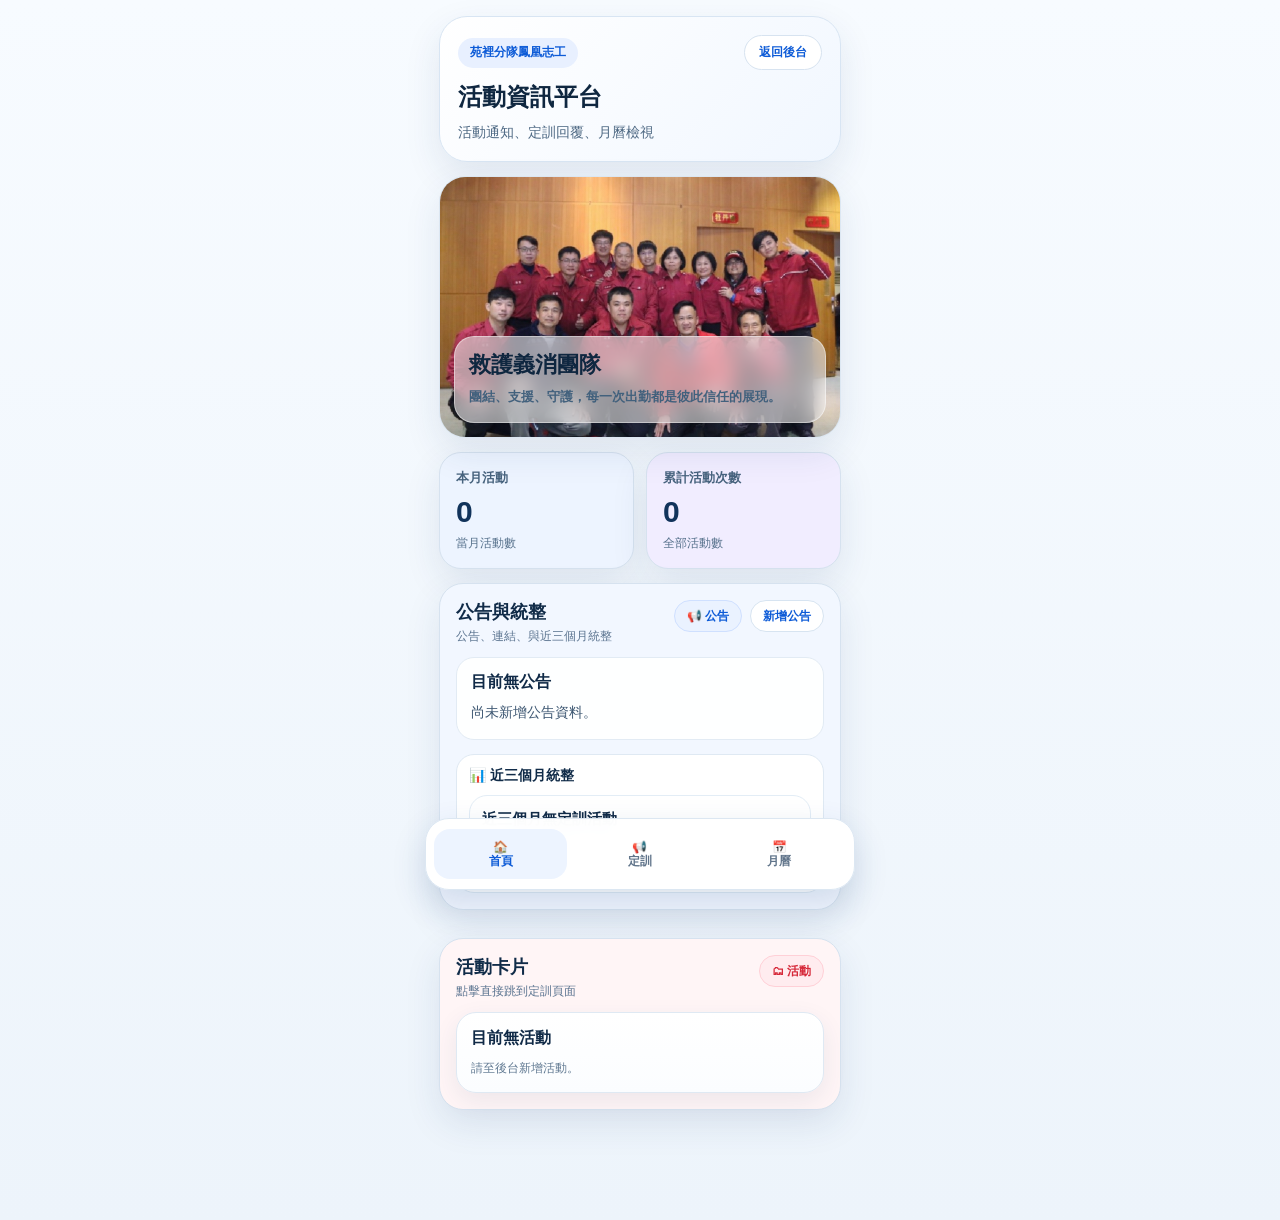
<file: index.html>
<!DOCTYPE html>
<html lang="zh-Hant">
<head>
  <meta charset="UTF-8">
  <meta name="viewport" content="width=device-width, initial-scale=1">
  <title>苑裡分隊鳳凰志工</title>
  <link rel="stylesheet" href="style.css">
</head>
<body>

<div class="app-shell">

  <header class="hero">
    <div class="hero-top">
      <div class="hero-badge">苑裡分隊鳳凰志工</div>
      <a class="hero-admin-btn" href="admin.html">返回後台</a>
    </div>
    <h1>活動資訊平台</h1>
    <p>活動通知、定訓回覆、月曆檢視</p>
  </header>

  <main>

    <section id="panel-home" class="panel active">
  <section id="bannerArea"></section>

  <div class="stats-grid stats-grid-2">
    <div class="stat-card tone-blue">
      <div class="stat-label">本月活動</div>
      <div class="stat-value" id="statEvents">0</div>
      <div class="stat-tip">當月活動數</div>
    </div>

    <div class="stat-card tone-purple">
      <div class="stat-label">累計活動次數</div>
      <div class="stat-value" id="statTotalEvents">0</div>
      <div class="stat-tip">全部活動數</div>
    </div>
  </div>

  <div class="home-dual-grid">
    <section class="card-block tone-section-blue">
      <div class="block-head">
        <div>
          <h2>公告與統整</h2>
          <p>公告、連結、與近三個月統整</p>
        </div>
        <div class="top-actions">
          <span class="tag tag-blue">📢 公告</span>
          <a class="mini-link-btn" href="admin.html">新增公告</a>
        </div>
      </div>

      <div id="noticeArea"></div>

      <div class="summary-panel">
        <div class="summary-panel-head">📊 近三個月統整</div>
        <div id="summaryArea"></div>
      </div>
    </section>

    <section class="card-block tone-section-red">
      <div class="block-head">
        <div>
          <h2>活動卡片</h2>
          <p>點擊直接跳到定訓頁面</p>
        </div>
        <span class="tag tag-red">🗂 活動</span>
      </div>

      <div id="homeEventList" class="mobile-card-list"></div>
    </section>
  </div>
</section>
    <section id="panel-training" class="panel">
      <section class="card-block tone-section-white">
        <div class="block-head">
          <div>
            <h2>定訓活動</h2>
            <p>可展開、名單點選回覆</p>
          </div>
          <div class="top-actions">
            <span class="tag tag-blue" id="trainingCount">0 場</span>
            <a class="mini-link-btn" href="admin.html">新增活動</a>
          </div>
        </div>

        <div id="trainingArea" class="training-mobile-list"></div>
      </section>
    </section>

    <section id="panel-calendar" class="panel">
      <section class="calendar-shell">
        <div class="calendar-hero-card">
          <div class="calendar-hero-top">
            <div class="calendar-hero-text">
              <div class="calendar-kicker">Activity Calendar</div>
              <h2>活動月曆</h2>
              <p id="calendarTitle">2026 / 03</p>
            </div>

            <div class="calendar-hero-actions">
              <button class="calendar-circle-btn" id="prevMonthBtn" type="button" aria-label="上月">‹</button>
              <button class="calendar-circle-btn" id="nextMonthBtn" type="button" aria-label="下月">›</button>
            </div>
          </div>

          <div class="calendar-hero-stats">
            <div class="calendar-mini-stat">
              <span class="calendar-mini-label">本月活動</span>
              <span class="calendar-mini-value" id="calendarMonthEventCount">0</span>
            </div>
            <div class="calendar-mini-stat">
              <span class="calendar-mini-label">本月定訓</span>
              <span class="calendar-mini-value" id="calendarMonthTrainingCount">0</span>
            </div>
          </div>
        </div>

        <div class="calendar-board-card">
          <div class="calendar-week-header">
            <div class="week-pill">日</div>
            <div class="week-pill">一</div>
            <div class="week-pill">二</div>
            <div class="week-pill">三</div>
            <div class="week-pill">四</div>
            <div class="week-pill">五</div>
            <div class="week-pill">六</div>
          </div>

          <div id="calendarArea" class="calendar-grid app-calendar-grid"></div>
        </div>
      </section>

      <section class="card-block tone-section-white calendar-list-block">
        <div class="block-head">
          <div>
            <h2>本月活動清單</h2>
            <p>依日期排列</p>
          </div>
          <span class="tag tag-blue">📅 月檢視</span>
        </div>
        <div id="monthList"></div>
      </section>
    </section>

  </main>
</div>

<nav class="bottom-nav">
  <button class="nav-btn active" data-panel="home">🏠<br>首頁</button>
  <button class="nav-btn" data-panel="training">📢<br>定訓</button>
  <button class="nav-btn" data-panel="calendar">📅<br>月曆</button>
</nav>

<script src="app.js"></script>
</body>
</html>
</file>
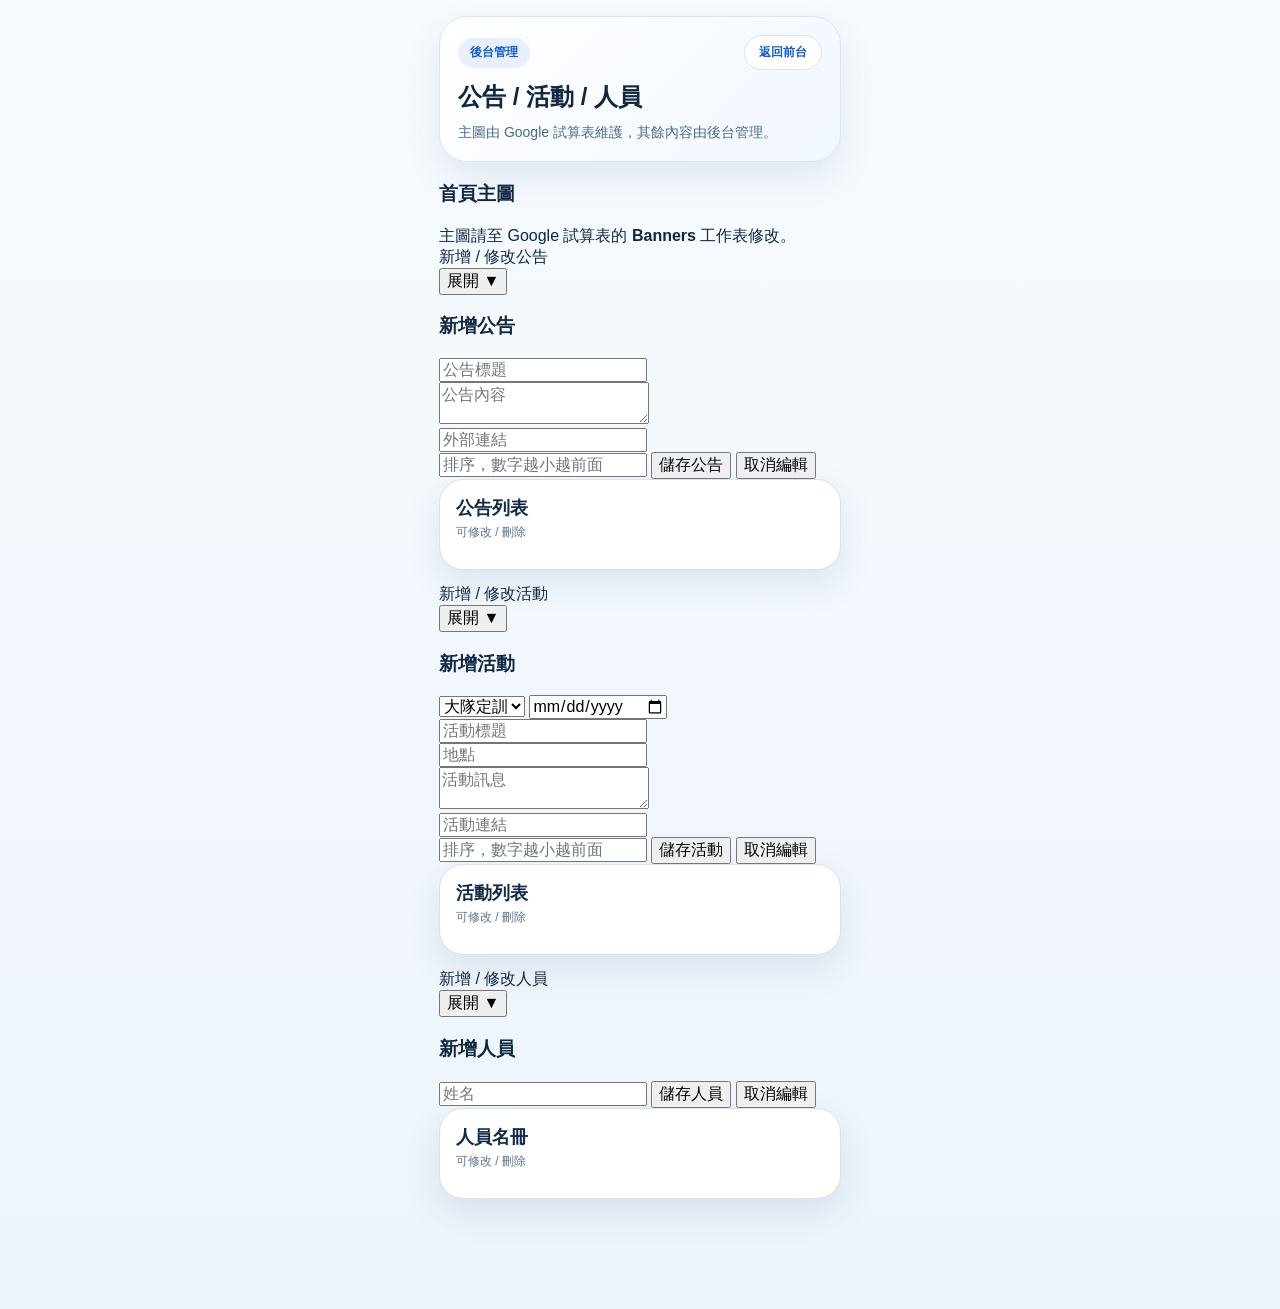
<file: admin.html>
<!DOCTYPE html>
<html lang="zh-Hant">
<head>
  <meta charset="UTF-8">
  <meta name="viewport" content="width=device-width, initial-scale=1">
  <title>救護義消活動平台｜後台管理</title>
  <link rel="stylesheet" href="style.css">
</head>
<body>

<div class="app-shell">

  <header class="hero">
    <div class="hero-top">
      <div class="hero-badge">後台管理</div>
      <a class="hero-admin-btn" href="index.html">返回前台</a>
    </div>
    <h1>公告 / 活動 / 人員</h1>
    <p>主圖由 Google 試算表維護，其餘內容由後台管理。</p>
  </header>

  <section class="form-card">
    <h3>首頁主圖</h3>
    <div class="sheet-tip">
      主圖請至 Google 試算表的 <b>Banners</b> 工作表修改。
    </div>
    <div id="bannerList"></div>
  </section>

  <section class="admin-collapse-card">
    <div class="admin-collapse-head">
      <div class="admin-collapse-title">新增 / 修改公告</div>
      <button class="admin-collapse-btn" type="button" data-collapse-target="noticeCollapseBody">展開 ▼</button>
    </div>

    <div class="admin-collapse-body" id="noticeCollapseBody">
      <div class="form-card" style="box-shadow:none;border:none;padding:0;margin:12px 0 0;">
        <h3 id="noticeFormTitle">新增公告</h3>
        <input type="hidden" id="noticeEditId">
        <input id="noticeTitle" class="input" placeholder="公告標題">
        <textarea id="noticeMessage" class="textarea" placeholder="公告內容"></textarea>
        <input id="noticeLink" class="input" placeholder="外部連結">
        <input id="noticeSort" class="input" type="number" placeholder="排序，數字越小越前面">
        <button class="primary-btn" type="button" id="saveNoticeBtn">儲存公告</button>
        <button class="secondary-btn" type="button" id="cancelNoticeBtn">取消編輯</button>
      </div>
    </div>
  </section>

  <section class="card-block tone-section-white">
    <div class="block-head">
      <div>
        <h2>公告列表</h2>
        <p>可修改 / 刪除</p>
      </div>
    </div>
    <div id="noticeList"></div>
  </section>

  <section class="admin-collapse-card">
    <div class="admin-collapse-head">
      <div class="admin-collapse-title">新增 / 修改活動</div>
      <button class="admin-collapse-btn" type="button" data-collapse-target="eventCollapseBody">展開 ▼</button>
    </div>

    <div class="admin-collapse-body" id="eventCollapseBody">
      <div class="form-card" style="box-shadow:none;border:none;padding:0;margin:12px 0 0;">
        <h3 id="eventFormTitle">新增活動</h3>
        <input type="hidden" id="eventEditId">
        <select id="eventType" class="select">
          <option value="大隊定訓">大隊定訓</option>
          <option value="分隊定訓">分隊定訓</option>
          <option value="公告活動">公告活動</option>
        </select>
        <input id="eventDate" class="input" type="date">
        <input id="eventTitle" class="input" placeholder="活動標題">
        <input id="eventLocation" class="input" placeholder="地點">
        <textarea id="eventMessage" class="textarea" placeholder="活動訊息"></textarea>
        <input id="eventLink" class="input" placeholder="活動連結">
        <input id="eventSort" class="input" type="number" placeholder="排序，數字越小越前面">
        <button class="primary-btn" type="button" id="saveEventBtn">儲存活動</button>
        <button class="secondary-btn" type="button" id="cancelEventBtn">取消編輯</button>
      </div>
    </div>
  </section>

  <section class="card-block tone-section-white">
    <div class="block-head">
      <div>
        <h2>活動列表</h2>
        <p>可修改 / 刪除</p>
      </div>
    </div>
    <div id="eventList"></div>
  </section>

  <section class="admin-collapse-card">
    <div class="admin-collapse-head">
      <div class="admin-collapse-title">新增 / 修改人員</div>
      <button class="admin-collapse-btn" type="button" data-collapse-target="memberCollapseBody">展開 ▼</button>
    </div>

    <div class="admin-collapse-body" id="memberCollapseBody">
      <div class="form-card" style="box-shadow:none;border:none;padding:0;margin:12px 0 0;">
        <h3 id="memberFormTitle">新增人員</h3>
        <input type="hidden" id="memberEditId">
        <input id="memberName" class="input" placeholder="姓名">
        <button class="primary-btn" type="button" id="saveMemberBtn">儲存人員</button>
        <button class="secondary-btn" type="button" id="cancelMemberBtn">取消編輯</button>
      </div>
    </div>
  </section>

  <section class="card-block tone-section-white member-bottom-block">
    <div class="block-head">
      <div>
        <h2>人員名冊</h2>
        <p>可修改 / 刪除</p>
      </div>
    </div>
    <div id="memberList"></div>
  </section>

</div>

<script src="admin.js"></script>
</body>
</html>
</file>
<file: style.css>
:root{
  --bg:#eef4fb;
  --text:#0f2740;
  --sub:#4d6883;
  --line:#d6e2ef;
  --blue:#0d5bd7;
  --blue-soft:#eaf3ff;
  --red:#d62839;
  --red-soft:#fff0f2;
  --purple:#7b61ff;
  --purple-soft:#f1edff;
  --blue-panel:#f2f7ff;
  --red-panel:#fff5f6;
  --white:#ffffff;
  --shadow:0 14px 36px rgba(25,61,110,.10);
  --join:#d7f4e4;
  --join-text:#137247;
  --absent:#ffe1e6;
  --absent-text:#b4233f;
  --meat:#eaf3ff;
  --meat-text:#0f5fd7;
  --veg:#fff0f2;
  --veg-text:#c2243e;
  --pending:#eef3f8;
  --pending-text:#5d748c;
}

*{
  box-sizing:border-box;
  -webkit-tap-highlight-color:transparent;
}

html,body{
  margin:0;
  padding:0;
  background:linear-gradient(180deg,#f7fbff 0%,#edf4fb 100%);
  color:var(--text);
  font-family:-apple-system,BlinkMacSystemFont,"Segoe UI","Noto Sans TC",sans-serif;
}

body{
  min-height:100vh;
}

a{
  color:var(--blue);
  text-decoration:none;
  word-break:break-all;
}

button,input,textarea,select{
  font:inherit;
}

.app-shell{
  max-width:430px;
  margin:0 auto;
  min-height:100vh;
  padding:16px 14px 96px;
}

/* header */

.hero{
  background:linear-gradient(135deg,#ffffff 0%,#f1f7ff 100%);
  border:1px solid #d8e5f3;
  border-radius:28px;
  box-shadow:var(--shadow);
  padding:18px;
  margin-bottom:14px;
}

.hero-top{
  display:flex;
  justify-content:space-between;
  align-items:center;
  gap:12px;
  margin-bottom:6px;
}

.hero-badge{
  display:inline-flex;
  align-items:center;
  min-height:30px;
  padding:6px 12px;
  border-radius:999px;
  background:#e8f0ff;
  color:var(--blue);
  font-size:12px;
  font-weight:900;
}

.hero-admin-btn{
  display:inline-flex;
  align-items:center;
  justify-content:center;
  min-height:34px;
  padding:8px 14px;
  background:#ffffff;
  border:1px solid #d7e3f0;
  border-radius:999px;
  color:var(--blue);
  font-size:12px;
  font-weight:900;
  white-space:nowrap;
}

.hero h1{
  margin:12px 0 8px;
  font-size:24px;
  line-height:1.28;
}

.hero p{
  margin:0;
  color:var(--sub);
  font-size:14px;
  line-height:1.6;
}

/* panels */

.panel{
  display:none;
}

.panel.active{
  display:block;
}

/* banner */

.hero-photo-card{
  position:relative;
  overflow:hidden;
  border-radius:26px;
  min-height:260px;
  margin-bottom:14px;
  border:1px solid #dce7f2;
  box-shadow:var(--shadow);
  background:#dfeaf7;
}

.hero-photo-img{
  width:100%;
  height:260px;
  object-fit:cover;
  display:block;
}

.hero-photo-overlay{
  position:absolute;
  inset:0;
  background:linear-gradient(180deg,rgba(255,255,255,.02) 0%,rgba(10,35,68,.06) 100%);
}

.hero-photo-text{
  position:absolute;
  left:14px;
  right:14px;
  bottom:14px;
  z-index:2;
  background:rgba(255,255,255,.55);
  backdrop-filter:blur(10px);
  -webkit-backdrop-filter:blur(10px);
  border:1px solid rgba(255,255,255,.42);
  border-radius:20px;
  padding:14px;
  color:#0f2740;
  box-shadow:0 10px 24px rgba(25,61,110,.08);
}

.hero-photo-title{
  font-size:22px;
  font-weight:900;
  line-height:1.3;
  color:#0f2740;
}

.hero-photo-sub{
  margin-top:6px;
  font-size:13px;
  font-weight:700;
  line-height:1.7;
  color:#42617d;
}

/* summary cards */

.stats-grid{
  display:grid;
  gap:12px;
  margin-bottom:14px;
}

.stats-grid-2{
  grid-template-columns:1fr 1fr;
}

.home-dual-grid{
  display:grid;
  grid-template-columns:1fr;
  gap:14px;
}

.stat-card{
  border:1px solid var(--line);
  border-radius:22px;
  box-shadow:var(--shadow);
  padding:16px;
}

.stat-label{
  color:#47637e;
  font-size:13px;
  font-weight:900;
  margin-bottom:10px;
}

.stat-value{
  font-size:30px;
  font-weight:900;
  line-height:1;
  color:#11335b;
}

.stat-tip{
  margin-top:8px;
  font-size:12px;
  color:#55708b;
}

.tone-blue{background:#edf4ff;}
.tone-red{background:#fff1f3;}
.tone-lightblue{background:#eff7ff;}
.tone-lightred{background:#fff4f5;}
.tone-purple{background:var(--purple-soft);}

/* shared blocks */

.card-block{
  border:1px solid var(--line);
  border-radius:24px;
  box-shadow:var(--shadow);
  padding:16px;
  margin-bottom:14px;
}

.tone-section-blue{background:var(--blue-panel);}
.tone-section-red{background:var(--red-panel);}
.tone-section-white{background:#ffffff;}

.block-head{
  display:flex;
  align-items:flex-start;
  justify-content:space-between;
  gap:12px;
  margin-bottom:12px;
}

.block-head h2{
  margin:0;
  font-size:18px;
  color:#102b48;
}

.block-head p{
  margin:4px 0 0;
  color:#5b7490;
  font-size:12px;
}

.top-actions{
  display:flex;
  gap:8px;
  align-items:center;
  flex-wrap:wrap;
  justify-content:flex-end;
}

.tag{
  display:inline-flex;
  align-items:center;
  justify-content:center;
  min-height:32px;
  padding:6px 12px;
  border-radius:999px;
  font-size:12px;
  font-weight:900;
  white-space:nowrap;
  border:1px solid transparent;
}

.tag-blue{
  background:#eaf2ff;
  color:var(--blue);
  border-color:#cfe0ff;
}

.tag-red{
  background:#ffecef;
  color:var(--red);
  border-color:#ffd0d7;
}

.tag-purple{
  background:#f1edff;
  color:var(--purple);
  border-color:#ddd3ff;
}

.mini-link-btn{
  display:inline-flex;
  align-items:center;
  justify-content:center;
  min-height:32px;
  padding:6px 12px;
  border-radius:999px;
  background:#fff;
  border:1px solid #d7e4f1;
  color:var(--blue);
  font-size:12px;
  font-weight:900;
  white-space:nowrap;
}

/* cards */

.notice-card,
.preview-card,
.training-card,
.list-card,
.summary-detail-card{
  background:rgba(255,255,255,.96);
  border:1px solid #e2ebf4;
  border-radius:18px;
  padding:14px;
  margin-bottom:10px;
}

.notice-title,
.preview-title,
.training-title{
  font-size:16px;
  font-weight:900;
  margin-bottom:8px;
  color:#102a47;
}

.notice-body,
.preview-meta,
.training-meta{
  color:#3d5772;
  font-size:14px;
  line-height:1.7;
}

.muted{
  font-size:12px;
  color:#5f7891;
  line-height:1.7;
  margin-top:8px;
}

.inline-link{
  display:inline-block;
  margin-top:8px;
  font-size:13px;
  font-weight:900;
}

/* home event cards */

.mobile-card-list{
  display:flex;
  flex-direction:column;
  gap:10px;
}

.event-mobile-card{
  background:linear-gradient(180deg,#ffffff 0%,#fbfdff 100%);
  border:1px solid #dfe9f3;
  border-radius:20px;
  padding:14px;
  box-shadow:0 8px 24px rgba(22,58,104,.08);
  cursor:pointer;
  transition:transform .16s ease, box-shadow .16s ease, border-color .16s ease;
}

.event-mobile-card:active{
  transform:scale(.99);
}

.event-mobile-card.is-link{
  border-color:#cfe0f5;
}

.event-mobile-top{
  display:flex;
  justify-content:space-between;
  gap:10px;
  align-items:flex-start;
}

.event-mobile-title{
  font-size:16px;
  font-weight:900;
  line-height:1.4;
  color:#102a47;
}

.event-mobile-type{
  display:inline-flex;
  align-items:center;
  min-height:28px;
  padding:4px 10px;
  border-radius:999px;
  font-size:11px;
  font-weight:900;
}

.event-type-command{
  background:#e9f1ff;
  color:#0d5bd7;
}

.event-type-unit{
  background:#ffecef;
  color:#d62839;
}

.event-type-other{
  background:#eef4fb;
  color:#4b6680;
}

.event-mobile-meta{
  margin-top:8px;
  font-size:13px;
  color:#47627d;
  line-height:1.7;
}

.event-mobile-footer{
  display:flex;
  justify-content:space-between;
  align-items:center;
  margin-top:10px;
  gap:10px;
}

.event-mobile-linkhint{
  font-size:12px;
  font-weight:900;
  color:#0d5bd7;
}

/* summary area */

.summary-panel{
  margin-top:14px;
  background:#ffffff;
  border:1px solid #dfe9f3;
  border-radius:18px;
  padding:12px;
}

.summary-panel-head{
  font-size:14px;
  font-weight:900;
  color:#102b48;
  margin-bottom:10px;
}

.summary-card{
  background:#fff;
  border:1px solid #e3edf6;
  border-radius:18px;
  padding:12px;
  margin-bottom:10px;
}

.summary-card-top{
  display:flex;
  justify-content:space-between;
  gap:10px;
  align-items:flex-start;
}

.summary-card-title{
  font-size:15px;
  font-weight:900;
  line-height:1.4;
  color:#102a47;
}

.summary-card-meta{
  margin-top:4px;
  font-size:12px;
  color:#5d7891;
  line-height:1.6;
}

.summary-badges{
  display:flex;
  flex-wrap:wrap;
  gap:8px;
  margin-top:10px;
}

.summary-badge{
  display:inline-flex;
  align-items:center;
  min-height:32px;
  padding:7px 11px;
  border-radius:999px;
  font-size:12px;
  font-weight:900;
  border:1px solid #dbe6f2;
  background:#fff;
  color:#274766;
}

.summary-toggle-wrap{
  margin-top:12px;
}

.summary-detail-wrap{
  display:none;
  margin-top:12px;
}

.summary-detail-wrap.open{
  display:block;
}

.summary-group{
  background:#fbfdff;
  border:1px solid #e4edf6;
  border-radius:16px;
  padding:12px;
  margin-bottom:10px;
}

.summary-group-title{
  font-size:13px;
  font-weight:900;
  color:#102b48;
  margin-bottom:8px;
}

.summary-name-list{
  display:flex;
  flex-direction:column;
  gap:8px;
}

.summary-name-item{
  display:flex;
  justify-content:space-between;
  gap:10px;
  align-items:center;
  background:#ffffff;
  border:1px solid #e4edf6;
  border-radius:12px;
  padding:9px 10px;
}

.summary-name{
  font-size:13px;
  font-weight:800;
  color:#183758;
}

.summary-meal{
  font-size:12px;
  font-weight:900;
  color:#0d5bd7;
}

.summary-status-chip{
  display:inline-flex;
  align-items:center;
  min-height:26px;
  padding:5px 9px;
  border-radius:999px;
  font-size:11px;
  font-weight:900;
}

.summary-status-join{
  background:var(--join);
  color:var(--join-text);
}

.summary-status-absent{
  background:var(--absent);
  color:var(--absent-text);
}

.summary-status-pending{
  background:var(--pending);
  color:var(--pending-text);
}

/* training cards */

.training-mobile-list{
  display:flex;
  flex-direction:column;
  gap:12px;
}

.training-card{
  background:linear-gradient(180deg,#ffffff 0%,#fbfdff 100%);
  border:1px solid #dfe9f3;
  border-radius:22px;
  padding:14px;
  box-shadow:0 8px 24px rgba(22,58,104,.08);
}

.training-head{
  display:flex;
  justify-content:space-between;
  gap:10px;
  align-items:flex-start;
  margin-bottom:12px;
}

.training-head-left{
  flex:1;
  min-width:0;
}

.training-head-right{
  display:flex;
  flex-direction:column;
  gap:8px;
  align-items:flex-end;
}

.toggle-btn{
  border:none;
  background:#eef4fb;
  border:1px solid #dbe6f2;
  color:#355372;
  padding:10px 14px;
  border-radius:14px;
  font-weight:900;
  font-size:13px;
  cursor:pointer;
  min-width:116px;
}

.member-container{
  display:none;
  margin-top:10px;
}

.member-row{
  display:flex;
  justify-content:space-between;
  align-items:flex-start;
  gap:10px;
  padding:12px 0;
  border-top:1px dashed #dbe7f2;
}

.member-row:first-child{
  border-top:none;
}

.member-left{
  min-width:80px;
  max-width:34%;
}

.member-name{
  font-size:15px;
  font-weight:900;
  line-height:1.4;
  color:#0e2946;
}

.member-sub{
  margin-top:4px;
  color:#607991;
  font-size:12px;
  line-height:1.5;
}

.member-right{
  width:58%;
  min-width:190px;
}

.btn-row{
  display:grid;
  grid-template-columns:1fr 1fr;
  gap:10px;
  margin-bottom:10px;
}

.action-btn{
  min-height:44px;
  border:none;
  border-radius:14px;
  background:#eef4fb;
  color:#385269;
  font-size:14px;
  font-weight:900;
  cursor:pointer;
}

.action-btn:disabled{
  opacity:.45;
  pointer-events:none;
}

.action-btn.join.active{
  background:var(--join);
  color:var(--join-text);
}

.action-btn.absent.active{
  background:var(--absent);
  color:var(--absent-text);
}

.action-btn.meat.active{
  background:var(--meat);
  color:var(--meat-text);
}

.action-btn.veg.active{
  background:var(--veg);
  color:var(--veg-text);
}

.summary-strip{
  display:flex;
  flex-wrap:wrap;
  gap:8px;
  margin-top:12px;
}

.summary-chip{
  display:inline-flex;
  align-items:center;
  min-height:34px;
  padding:8px 12px;
  background:#fff;
  border:1px solid #d8e5f2;
  border-radius:999px;
  font-size:12px;
  font-weight:900;
  color:#223f5f;
}

/* calendar */

.calendar-shell{
  margin-bottom:14px;
}

.calendar-hero-card{
  background:linear-gradient(135deg,#f7fbff 0%,#eef5ff 55%,#fff4f6 100%);
  border:1px solid #dce8f4;
  border-radius:28px;
  padding:16px;
  box-shadow:0 16px 36px rgba(25,61,110,.10);
  margin-bottom:14px;
}

.calendar-hero-top{
  display:flex;
  justify-content:space-between;
  align-items:flex-start;
  gap:14px;
}

.calendar-hero-text h2{
  margin:4px 0 4px;
  font-size:24px;
  line-height:1.2;
  color:#102b48;
}

.calendar-hero-text p{
  margin:0;
  color:#55708b;
  font-size:13px;
  font-weight:800;
}

.calendar-kicker{
  display:inline-flex;
  align-items:center;
  min-height:28px;
  padding:5px 10px;
  border-radius:999px;
  background:#ffffff;
  border:1px solid #d8e4f2;
  color:#0d5bd7;
  font-size:11px;
  font-weight:900;
}

.calendar-hero-actions{
  display:flex;
  gap:10px;
  align-items:center;
}

.calendar-circle-btn{
  width:42px;
  height:42px;
  border:none;
  border-radius:999px;
  background:#ffffff;
  border:1px solid #d7e4f1;
  color:#0d5bd7;
  font-size:24px;
  line-height:1;
  font-weight:700;
  box-shadow:0 8px 18px rgba(25,61,110,.08);
  cursor:pointer;
}

.calendar-hero-stats{
  display:grid;
  grid-template-columns:1fr 1fr;
  gap:10px;
  margin-top:14px;
}

.calendar-mini-stat{
  background:rgba(255,255,255,.88);
  border:1px solid #dce8f4;
  border-radius:18px;
  padding:12px 14px;
  display:flex;
  justify-content:space-between;
  align-items:center;
  gap:10px;
}

.calendar-mini-label{
  font-size:12px;
  font-weight:900;
  color:#56728d;
}

.calendar-mini-value{
  font-size:24px;
  font-weight:900;
  color:#102b48;
}

.calendar-board-card{
  background:#ffffff;
  border:1px solid #dce8f4;
  border-radius:28px;
  box-shadow:0 16px 36px rgba(25,61,110,.08);
  padding:14px;
}

.calendar-week-header{
  display:grid;
  grid-template-columns:repeat(7,1fr);
  gap:8px;
  margin-bottom:10px;
}

.week-pill{
  min-height:34px;
  border-radius:999px;
  background:#f3f8fe;
  border:1px solid #e0ebf5;
  display:flex;
  align-items:center;
  justify-content:center;
  font-size:12px;
  font-weight:900;
  color:#688096;
}

.app-calendar-grid{
  display:grid;
  grid-template-columns:repeat(7,1fr);
  gap:8px;
}

.day-cell{
  min-height:104px;
  background:linear-gradient(180deg,#ffffff 0%,#fbfdff 100%);
  border:1px solid #e1ebf5;
  border-radius:20px;
  padding:8px 6px;
  box-shadow:0 6px 14px rgba(22,58,104,.05);
  position:relative;
}

.day-cell.empty{
  background:transparent;
  border:none;
  box-shadow:none;
}

.day-cell.has-events{
  border-color:#cfe0f5;
  background:linear-gradient(180deg,#ffffff 0%,#f8fbff 100%);
}

.day-cell.today{
  border:1.5px solid #0d5bd7;
  box-shadow:0 10px 20px rgba(13,91,215,.12);
}

.day-top{
  display:flex;
  justify-content:space-between;
  align-items:center;
  margin-bottom:6px;
}

.day-num{
  width:24px;
  height:24px;
  border-radius:999px;
  display:flex;
  align-items:center;
  justify-content:center;
  font-size:12px;
  font-weight:900;
  color:#193756;
  background:transparent;
}

.day-cell.today .day-num{
  background:#0d5bd7;
  color:#fff;
}

.day-dot{
  width:7px;
  height:7px;
  border-radius:999px;
  background:#d6e4f5;
  flex:0 0 auto;
}

.day-dot.has-event{
  background:#d62839;
  box-shadow:0 0 0 4px rgba(214,40,57,.10);
}

.day-events{
  display:flex;
  flex-direction:column;
  gap:5px;
}

.day-pill{
  border-radius:999px;
  padding:4px 7px;
  font-size:10px;
  font-weight:900;
  line-height:1.2;
  white-space:nowrap;
  overflow:hidden;
  text-overflow:ellipsis;
}

.day-pill.command{
  background:#e7f0ff;
  color:#0d5bd7;
}

.day-pill.unit{
  background:#ffecef;
  color:#d62839;
}

.day-pill.other{
  background:#eef4fb;
  color:#46627d;
}

.calendar-list-block{
  margin-top:14px;
}

/* bottom nav */

.bottom-nav{
  position:fixed;
  left:50%;
  bottom:10px;
  transform:translateX(-50%);
  width:min(430px, calc(100vw - 16px));
  background:rgba(255,255,255,.97);
  border:1px solid #dce7f2;
  border-radius:24px;
  box-shadow:0 14px 34px rgba(34,76,129,.16);
  backdrop-filter:blur(10px);
  padding:10px 8px;
  display:grid;
  grid-template-columns:repeat(3,1fr);
  gap:6px;
  z-index:999;
}

.nav-btn{
  min-height:50px;
  border:none;
  border-radius:16px;
  background:transparent;
  color:#60748a;
  font-size:12px;
  font-weight:900;
  cursor:pointer;
  line-height:1.2;
}

.nav-btn.active{
  background:#edf4ff;
  color:var(--blue);
}

/* responsive */

@media (max-width:360px){
  .summary-card-top{
    flex-direction:column;
  }

  .day-cell{
    min-height:88px;
  }

  .calendar-hero-text h2{
    font-size:22px;
  }

  .calendar-mini-value{
    font-size:20px;
  }

  .training-head{
    flex-direction:column;
  }

  .training-head-right{
    width:100%;
    align-items:stretch;
  }

  .toggle-btn{
    width:100%;
  }
}
</file>
